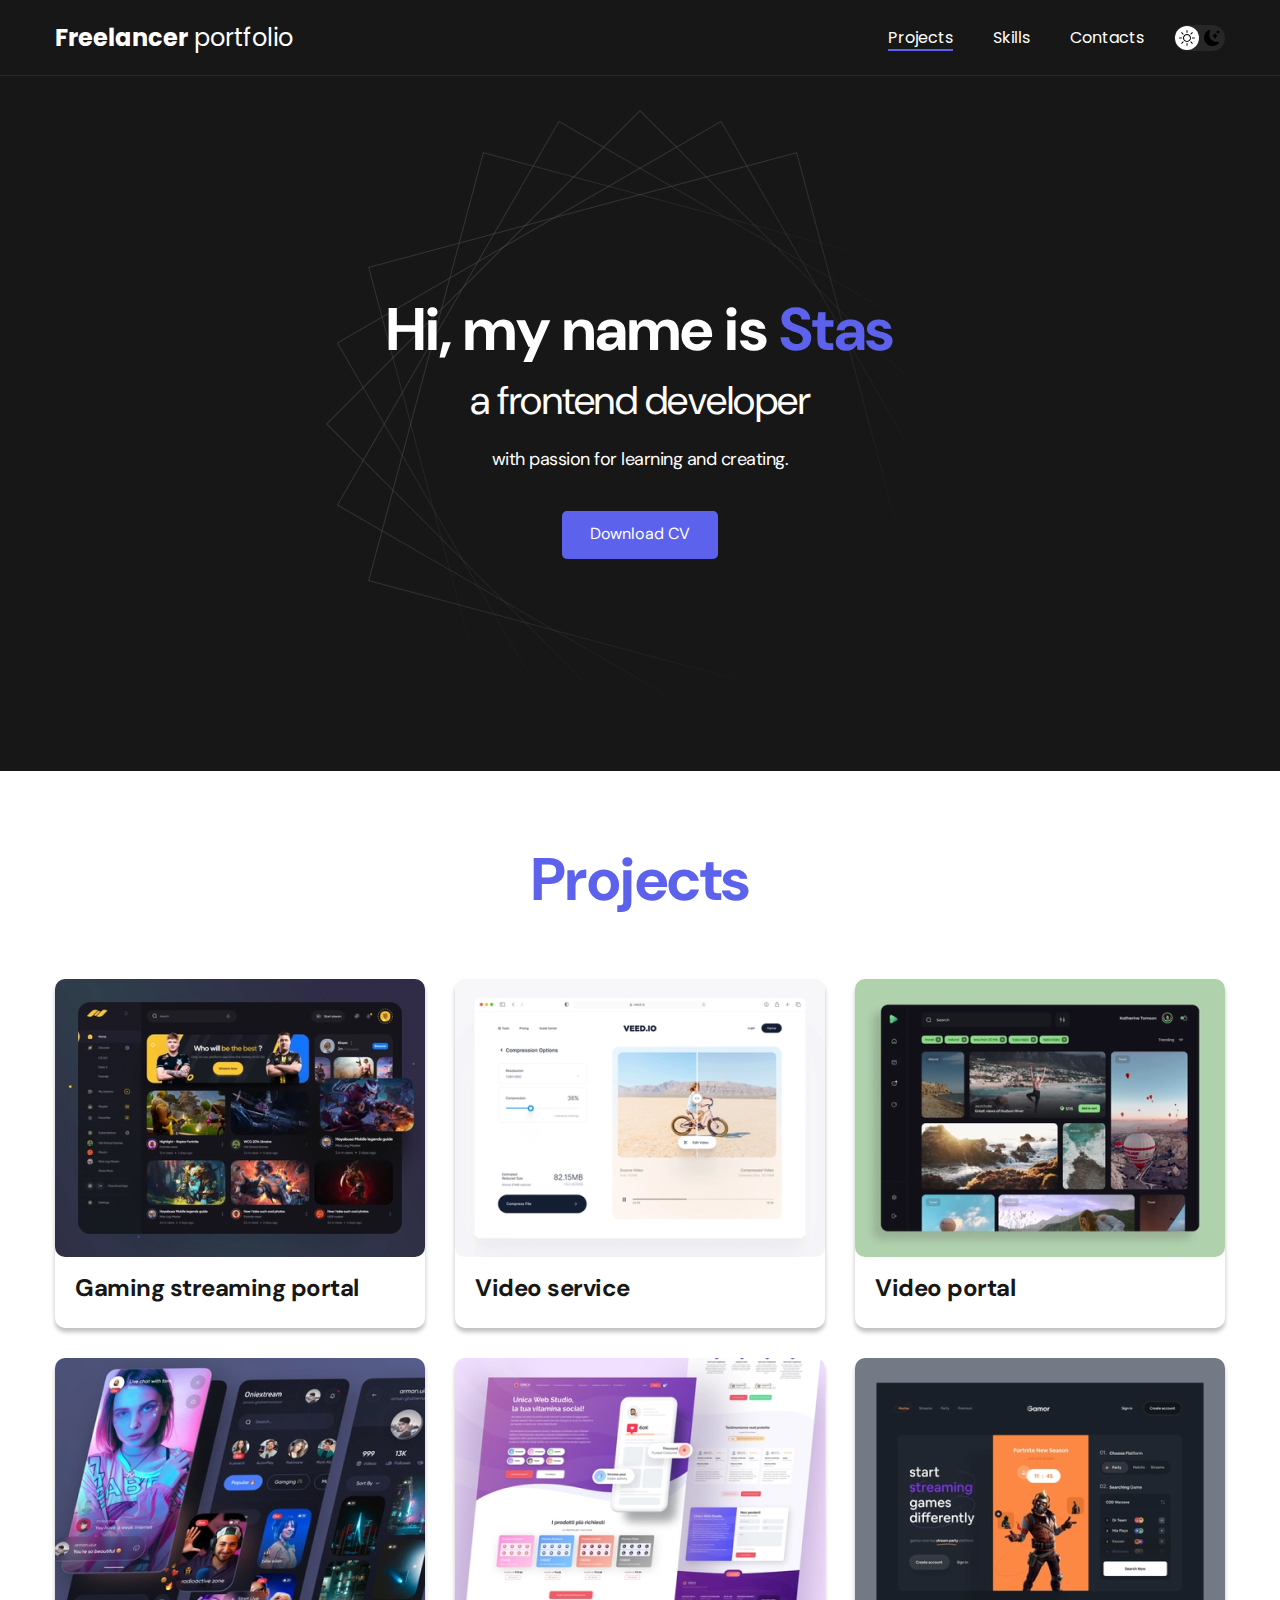
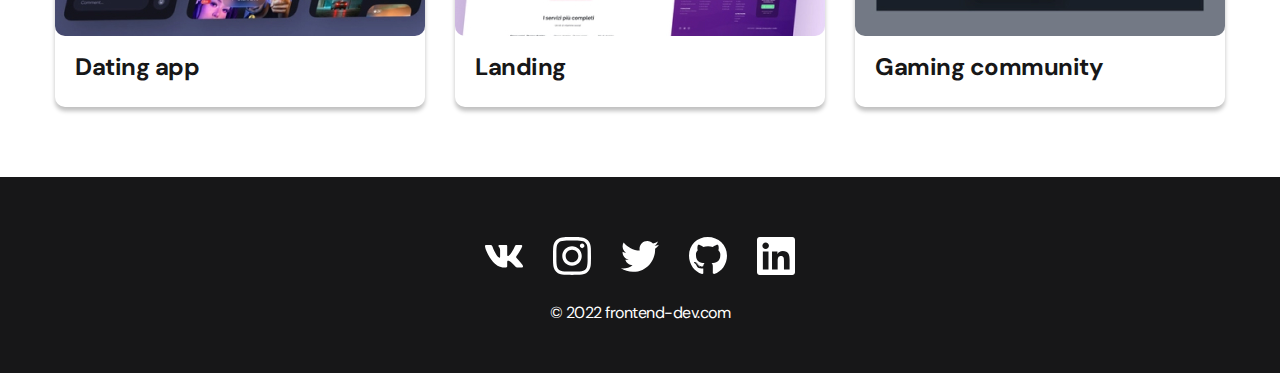
<file: index.html>
<!DOCTYPE html>
<html lang="en">
<head>
    <meta charset="UTF-8">
    <meta http-equiv="X-UA-Compatible" content="IE=edge">
    <meta name="viewport" content="width=device-width, initial-scale=1.0">
    <title>Freelancer portfolio</title>
    <link rel="stylesheet" href="./css/main.css">
</head>
<body class="">
    <nav class="nav ">
        <div class="container">
           <div class="nav-row">
            <a href="./index.html"    class="logo"> <strong>Freelancer</strong>   portfolio </a>
            <button class="dark-mode-btn ">
                <img src="./img/icons/sun.svg" alt="Light mode" class="dark-mode-btn_icon">
                <img src="./img/icons/moon.svg" alt="Dark mode" class="dark-mode-btn_icon">
            </button>
            <ul class="nav-list">
                <li class="nav-list__item"><a href="./index.html" class="nav-list__link nav-list__link--active">Projects</a></li>
                <li class="nav-list__item"><a href="./skills.html" class="nav-list__link">Skills</a></li>
                <li class="nav-list__item"><a href="./contacts.html" class="nav-list__link">Contacts</a></li>
            
            </ul>
           </div>
        </div>
    </nav>

    <header class="header ">
       
            <div class="header__wrapper">
            <h1 class="header__title">
                <strong>Hi, my name is <em>Stas</em> </strong><br>
                 a frontend developer
            </h1>
            <div class="header__text">
                <p>with passion for learning and creating.</p>
            </div>
            <a href="#!" class="btn">Download CV</a>
        </div>
        
    </header>

<main class="section ">
    <div class="container">
        <h2 class="title-1">Projects</h2>
        <ul class="projects">
            <li class="project">
                <a href="./project-page.html">
                <img src="./img/projects/01.jpg" alt="project__img" class="project__img">
                <h3 class="project__title">Gaming streaming portal</h3>
            </a>
        </li>
            <li class="project">
                <a href="./project-page.html">
                <img src="./img/projects/02.jpg" alt="project__img" class="project__img">
                <h3 class="project__title">Video service</h3>
            </a>
        </li>
            <li class="project">
                <a href="./project-page.html">
                <img src="./img/projects/03.jpg" alt="project__img" class="project__img">
                <h3 class="project__title">Video portal</h3>
            </a>
            </li>
            <li class="project">
                <img src="./img/projects/04.jpg" alt="project__img" class="project__img">
                <h3 class="project__title">Dating app</h3>
            </li>
            <li class="project">
                <img src="./img/projects/05.jpg" alt="project__img" class="project__img">
                <h3 class="project__title">Landing</h3>
            </li>
            <li class="project">
                <img src="./img/projects/06.jpg" alt="project__img" class="project__img">
                <h3 class="project__title">Gaming community</h3>
            </li>
        </ul>
    </div>
</main>

<footer class="footer">
    <div class="container">
        <div class="footer__wrapper">
            <ul class="social">
                <li class="social__item"> <a href="#!"> <img src="./img/icons/vk.svg" alt="link"></a> </li>
                <li class="social__item"><a href="#!" > <img src="./img/icons/instagram.svg" alt="link"></a> </li>
                <li class="social__item"><a href="#!" > <img src="./img/icons/twitter.svg" alt="link"></a> </li>
                <li class="social__item"><a href="#!" > <img src="./img/icons/gitHub.svg" alt="link"></a> </li>
                <li class="social__item"><a href="#!" > <img src="./img/icons/linkedIn.svg" alt="link"></a> </li>
            </ul>
            <div class="copyright">
                <p>© 2022 frontend-dev.com</p>
            </div>
        </div>
        
    </div>
</footer>
<script src="./js/main.js"></script>
</body>
</html>
</file>
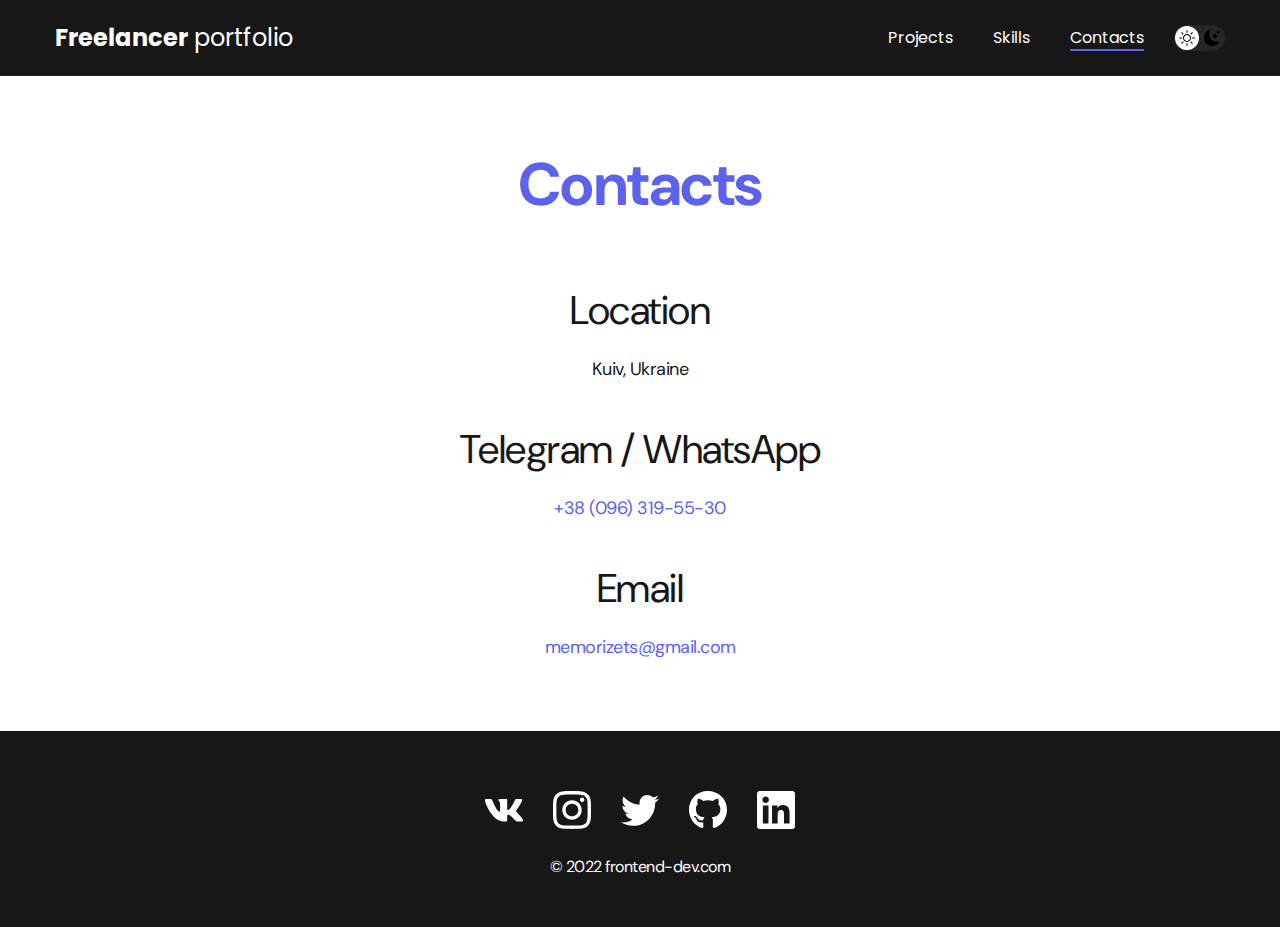
<file: contacts.html>
<!DOCTYPE html>
<html lang="en">
<head>
    <meta charset="UTF-8">
    <meta http-equiv="X-UA-Compatible" content="IE=edge">
    <meta name="viewport" content="width=device-width, initial-scale=1.0">
    <title>Freelancer portfolio</title>
    <link rel="stylesheet" href="./css/main.css">
</head>
<body class="">
    <nav class="nav ">
        <div class="container">
           <div class="nav-row">
            <a href="./index.html"    class="logo"> <strong>Freelancer</strong>   portfolio </a>
            <button class="dark-mode-btn ">
                <img src="./img/icons/sun.svg" alt="Light mode" class="dark-mode-btn_icon">
                <img src="./img/icons/moon.svg" alt="Dark mode" class="dark-mode-btn_icon">
            </button>
            <ul class="nav-list">
                <li class="nav-list__item"><a href="./index.html" class="nav-list__link ">Projects</a></li>
                <li class="nav-list__item"><a href="./skills.html" class="nav-list__link">Skills</a></li>
                <li class="nav-list__item"><a href="./contacts.html" class="nav-list__link nav-list__link--active">Contacts</a></li>
            
            </ul>
           </div>
        </div>
    </nav>

    

<main class="section ">
    <div class="container">
    <h1 class="title-1">Contacts</h1>
    <ul class="content-list">
        <li class="content-list_item">
            <h2 class="title-2">   Location</h2>
                <p>Kuiv, Ukraine</p>
          </li>
          <li class="content-list_item">
            <h2 class="title-2">   Telegram / WhatsApp</h2>
                <p> <a href="tel:+380963195530" >+38 (096) 319-55-30</a></p>
          </li>
          <li class="content-list_item">
            <h2 class="title-2">    Email</h2>
                <p><a href="mailto:memorizets@gmail.com">memorizets@gmail.com</a> </p>
          </li>
        
                
               
          
        </li>
    </ul>
    
    </div>    
           
    </div>
</main>

<footer class="footer">
    <div class="container">
        <div class="footer__wrapper">
            <ul class="social">
                <li class="social__item"> <a href="#!"> <img src="./img/icons/vk.svg" alt="link"></a> </li>
                <li class="social__item"><a href="#!" > <img src="./img/icons/instagram.svg" alt="link"></a> </li>
                <li class="social__item"><a href="#!" > <img src="./img/icons/twitter.svg" alt="link"></a> </li>
                <li class="social__item"><a href="#!" > <img src="./img/icons/gitHub.svg" alt="link"></a> </li>
                <li class="social__item"><a href="#!" > <img src="./img/icons/linkedIn.svg" alt="link"></a> </li>
            </ul>
            <div class="copyright">
                <p>© 2022 frontend-dev.com</p>
            </div>
        </div>
        
    </div>
</footer>
<script src="./js/main.js"></script>
</body>
</html>
</file>
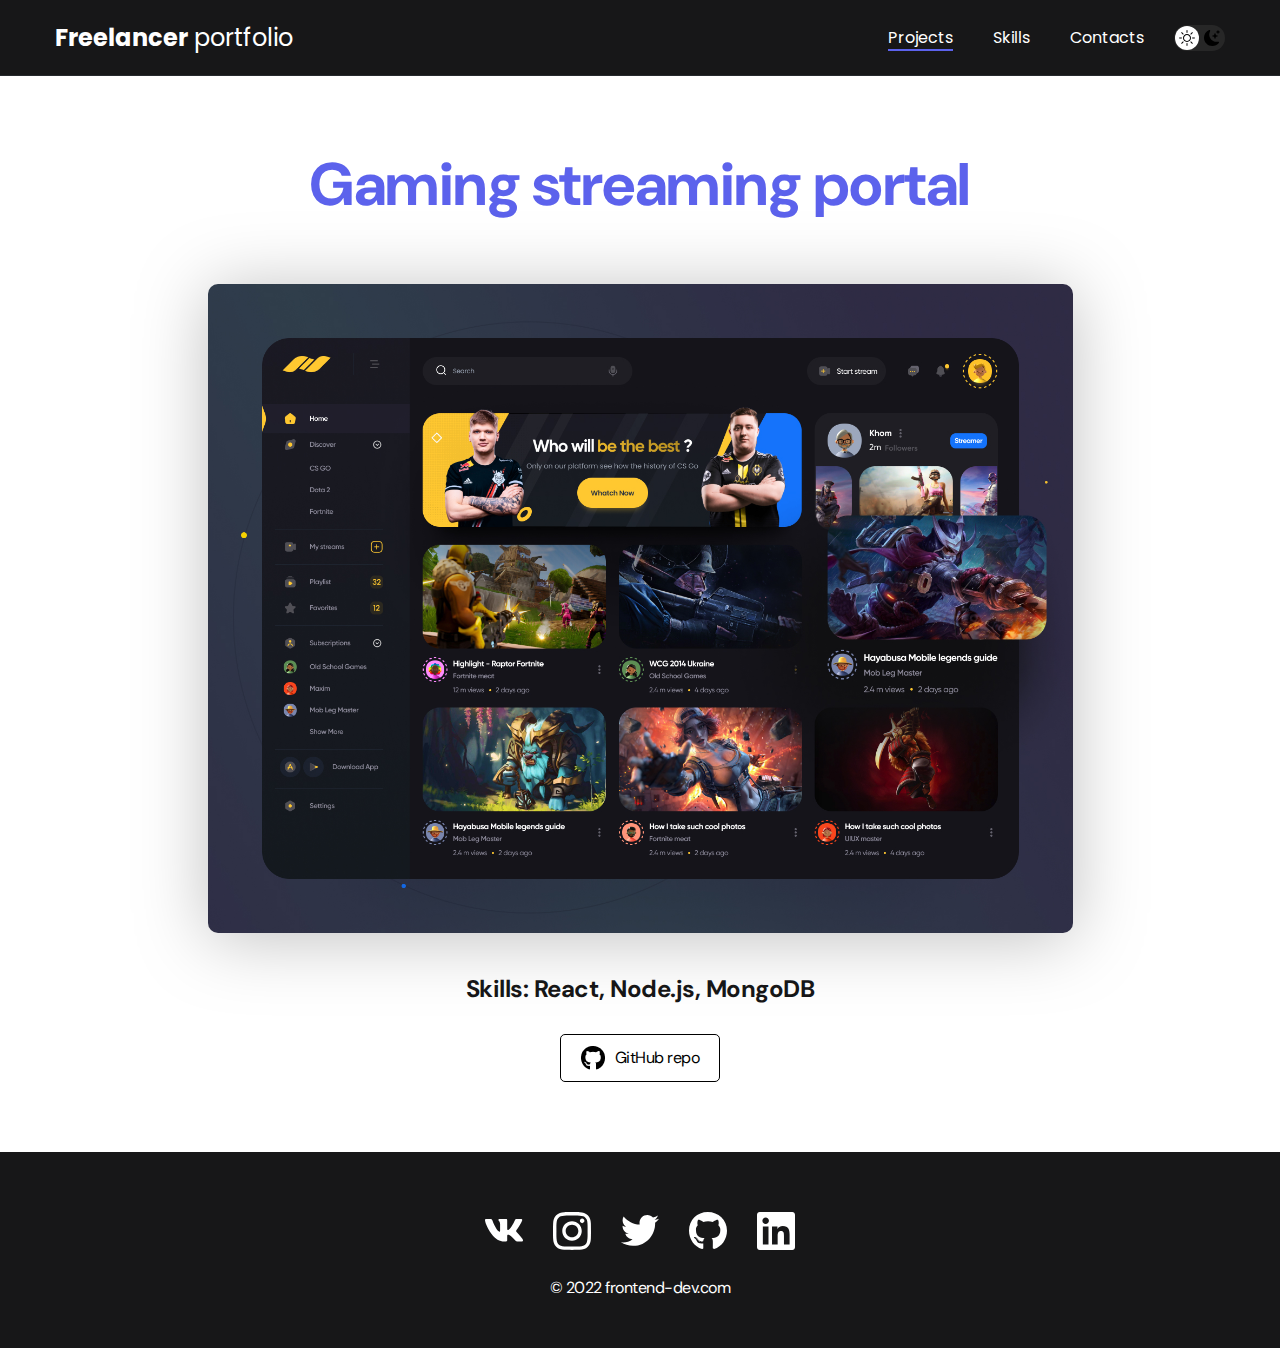
<file: project-page.html>
<!DOCTYPE html>
<html lang="en">
<head>
    <meta charset="UTF-8">
    <meta http-equiv="X-UA-Compatible" content="IE=edge">
    <meta name="viewport" content="width=device-width, initial-scale=1.0">
    <title>Freelancer portfolio</title>
    <link rel="stylesheet" href="./css/main.css">
</head>
<body class="">
    <nav class="nav ">
        <div class="container">
           <div class="nav-row">
            <a href="./index.html"    class="logo"> <strong>Freelancer</strong>   portfolio </a>
            <button class="dark-mode-btn ">
                <img src="./img/icons/sun.svg" alt="Light mode" class="dark-mode-btn_icon">
                <img src="./img/icons/moon.svg" alt="Dark mode" class="dark-mode-btn_icon">
            </button>
            <ul class="nav-list">
                <li class="nav-list__item"><a href="./index.html" class="nav-list__link nav-list__link--active">Projects</a></li>
                <li class="nav-list__item"><a href="./skills.html" class="nav-list__link">Skills</a></li>
                <li class="nav-list__item"><a href="./contacts.html" class="nav-list__link">Contacts</a></li>
            
            </ul>
           </div>
        </div>
    </nav>

    

<main class="section ">
    <div class="container">
    <div class="project-details">
        <h1 class="title-1">Gaming streaming portal</h1>
        <img src="./img/projects/01-big.jpg" alt="" class="project-details-cover">
            
        <div class="project-details_desc">
            <p>Skills: React, Node.js, MongoDB</p>
        </div>
         <a href="#!" class="btn-outline">
            <img src="./img/icons/GitHub_black.jpg" alt="">
            GitHub repo
         </a>   
    </div>    
       
       
    </div>
</main>

<footer class="footer">
    <div class="container">
        <div class="footer__wrapper">
            <ul class="social">
                <li class="social__item"> <a href="#!"> <img src="./img/icons/vk.svg" alt="link"></a> </li>
                <li class="social__item"><a href="#!" > <img src="./img/icons/instagram.svg" alt="link"></a> </li>
                <li class="social__item"><a href="#!" > <img src="./img/icons/twitter.svg" alt="link"></a> </li>
                <li class="social__item"><a href="#!" > <img src="./img/icons/gitHub.svg" alt="link"></a> </li>
                <li class="social__item"><a href="#!" > <img src="./img/icons/linkedIn.svg" alt="link"></a> </li>
            </ul>
            <div class="copyright">
                <p>© 2022 frontend-dev.com</p>
            </div>
        </div>
        
    </div>
</footer>
<script src="./js/main.js"></script>
</body>
</html>
</file>
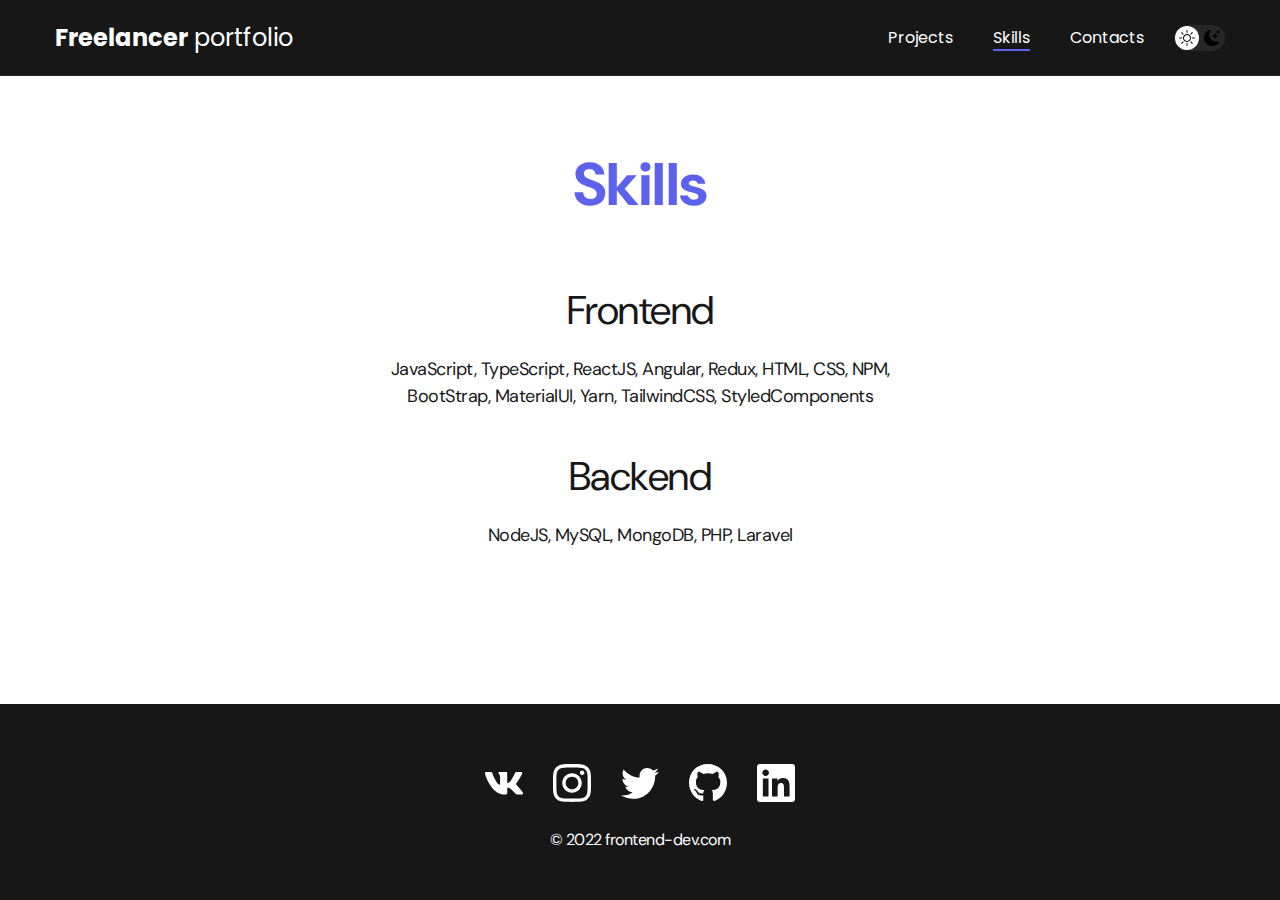
<file: skills.html>
<!DOCTYPE html>
<html lang="en">
<head>
    <meta charset="UTF-8">
    <meta http-equiv="X-UA-Compatible" content="IE=edge">
    <meta name="viewport" content="width=device-width, initial-scale=1.0">
    <title>Freelancer portfolio</title>
    <link rel="stylesheet" href="./css/main.css">
</head>
<body class="">
    <nav class="nav ">
        <div class="container">
           <div class="nav-row">
            <a href="./index.html"    class="logo"> <strong>Freelancer</strong>   portfolio </a>
            <button class="dark-mode-btn ">
                <img src="./img/icons/sun.svg" alt="Light mode" class="dark-mode-btn_icon">
                <img src="./img/icons/moon.svg" alt="Dark mode" class="dark-mode-btn_icon">
            </button>
            <ul class="nav-list">
                <li class="nav-list__item"><a href="./index.html" class="nav-list__link ">Projects</a></li>
                <li class="nav-list__item"><a href="./skills.html" class="nav-list__link nav-list__link--active">Skills</a></li>
                <li class="nav-list__item"><a href="./contacts.html" class="nav-list__link">Contacts</a></li>
            
            </ul>
           </div>
        </div>
    </nav>

    

<main class="section ">
    <div class="container">
    <h1 class="title-1">Skills</h1>
    <ul class="content-list">
        <li class="content-list_item">
            <h2 class="title-2">    Frontend</h2>
                <p>JavaScript, TypeScript, ReactJS, Angular, Redux, HTML, CSS, NPM, BootStrap, MaterialUI, Yarn, TailwindCSS, StyledComponents</p>
            
        </li>
        <li class="content-list_item">
            <h2 class="title-2">  Backend</h2>
                <p>NodeJS, MySQL, MongoDB, PHP, Laravel</p>
          
          
        </li>
    </ul>
    
    </div>    
           
    </div>
</main>

<footer class="footer">
    <div class="container">
        <div class="footer__wrapper">
            <ul class="social">
                <li class="social__item"> <a href="#!"> <img src="./img/icons/vk.svg" alt="link"></a> </li>
                <li class="social__item"><a href="#!" > <img src="./img/icons/instagram.svg" alt="link"></a> </li>
                <li class="social__item"><a href="#!" > <img src="./img/icons/twitter.svg" alt="link"></a> </li>
                <li class="social__item"><a href="#!" > <img src="./img/icons/gitHub.svg" alt="link"></a> </li>
                <li class="social__item"><a href="#!" > <img src="./img/icons/linkedIn.svg" alt="link"></a> </li>
            </ul>
            <div class="copyright">
                <p>© 2022 frontend-dev.com</p>
            </div>
        </div>
        
    </div>
</footer>
<script src="./js/main.js"></script>
</body>
</html>
</file>
<file: css/main.css>
@import "./reset.css";
@import url('https://fonts.googleapis.com/css2?family=DM+Sans:wght@400;500;700&family=Poppins:wght@400;500;700&display=swap');
/* font-family: 'DM Sans', sans-serif;
font-family: 'Poppins', sans-serif; */


:root{
--blackpure : #000 ;
--black: #171718;
--black-border: #26292D;
--white: #fff;
--purple: #5C62EC;

--text-color: var(--black);

--dark-bg: var(--black);
--dark-border: var(--black-border);
--header-text: var(--white);
--accent:var(--purple);
/* Light mode */
--page-bg: var(--white);
--text-color: var(--black);
--title-1: var(--accent);
/* project card bg */
--project-card-bg: var(--white);
--project-card-text: var(--black);
--box-shadow: 0px 4px 4px rgba(0, 0, 0, 0.25);
}

.dark {
--page-bg: #252526 ;
--text-color:var(--white);
--title-1: var(--white);

--project-card-bg: var(--black);
--project-card-text: var(--white);
--box-shadow: 0px 4px 4px rgba(0, 0, 0, 0.8);

}

html,body {
    font-family: 'DM Sans', sans-serif;
    letter-spacing: -0.5px;
    min-height: 100vh;
    display: flex;
    flex-direction: column;
    /* color mode */
    background-color: var(--page-bg);
    color: var(--text-color);
}

/* *{
    border: 1px solid red;
} */
.container {
    margin: 0 auto;
    padding: 0 15px;
    max-width: 1200px;
}
.none {
    display: none !important;
}
/* NAv */
.nav{
    padding: 20px 0px;
    border-bottom: 1px solid var(--dark-border);
    background-color: var(--dark-bg);
    color: var(--header-text);
    letter-spacing: normal;

}
.nav-row {
    display: flex;
    justify-content: flex-end;
    align-items: center;
    column-gap: 30px;
    row-gap: 20px ;
    flex-wrap: wrap;
}
.logo{
    margin-right: auto;
    color: var(--header-text);
    font-size: 24px;
    font-family: 'Poppins', sans-serif;
}

.logo strong {
    font-weight: 700;
}

.nav-list{
display: flex;
align-items: center;
column-gap: 40px;
row-gap: 10px;
font-size: 16px;
font-weight: 500px;
font-family: 'Poppins', sans-serif;
}

.nav-list__link {
   color: var(--header-text) ;
transition: opacity 02.s ease-in ;
}
.nav-list__link:hover {
    opacity: 0.8;

}

.nav-list__link--active {
position: relative;
}

.nav-list__link--active::before {
content: "";
position: absolute;
left: 0%;
top: 100%;
display: block;
height: 2px;
width: 100%;
background-color: var(--accent);
}

/* Dark mode btn */
.dark-mode-btn {
    order: 9;
    position: relative;
    display: flex;
    justify-content: space-between;
    width: 51px;
    height: 26px;
    border-radius: 50px;
    background-color: #272727;
    padding: 5px;
}
.dark-mode-btn::before{
    position: absolute;
    top: 1px;
    left: 1px;
    content: "";
    display: block;
    width: 24px;
    height: 24px;
    border-radius: 50%;
    background-color: var(--white);
    transition:  left 0.2s ease-in;
}

.dark-mode-btn--active::before{
    left: 26px;

}
.dark-mode-btn_icon {
position: relative;
z-index: 9px;
}

/* header */

.header {
padding: 40px 0px;
min-height: 695px;
display: flex;
justify-content: center;
align-items: center;
background-color: var(--dark-bg);
background-image: url('./../img/header--bg.png');
background-repeat: no-repeat;
background-size: auto;
background-position: center center;
color: var(--header-text);
text-align: center;
}

.header__wrapper {
padding: 0 15px;
max-width: 660px;

}
.header__title {
margin-bottom: 20px;
font-size: 40px;
font-weight: 700px;
line-height: 1.4;
}
.header__title strong {
font-size: 60px;
font-weight: 700px;
}
.header__title em{
    font-style: normal;
    color: var(--accent)
}
.header__text{
margin-bottom: 40px;    
font-size: 18px;
line-height: 1.3;
}

.header__text p+p {
margin-top: 0.5em;
}
.btn {
display: inline-block;
height: 48px;
padding: 12px 28px;
border-radius: 5px;
background-color: var(--accent);
color: var(--white);
letter-spacing: 0.15px;
font-size: 16px;
font-weight: 500px;
transition:  opacity 0.2s ease-in;
}
.btn:hover{
    opacity: 0.8;
}
.btn:active {
position: relative;
top: 1px;
}

/* Btn Outline */
.btn-outline {
    display: flex;
    column-gap: 10px;
    align-items: center;
    height: 48px;
    padding: 12px 20px ;
    border-radius: 5px;
    border: 1px solid var(--blackpure);
    background-color: var(--white);
    color: var(--blackpure);
    transition:  opacity 0.2s ease-in;
}
.btn-outline:hover{
    opacity: 0.8;
}
.btn-outline:active {
position: relative;
top: 1px;
}
/* General */

/* Projects */

.section {
padding: 70px 0;
}

.title-1 {
margin-bottom:  60px;
font-size: 60px;
font-weight: 700;
line-height: 1.3;
color: var(--title-1);
text-align: center;
}
.title-2 {
    font-size: 40px;
    margin-bottom: 20px;
    font-weight: 700px ;
    line-height: 1.3;
}
.projects {
display: flex;
justify-content: center;
flex-wrap: wrap;
column-gap:  30px;
row-gap: 30px;
}
.project{
max-width: 370px;
background-color: var(--project-card-bg);
box-shadow: var(--box-shadow);
border-radius:  10px;

}

.project__img{
border-radius: 10px;

}
.project__title {
padding: 15px 20px 25px;
font-weight: 700;
font-size: 24px;
line-height: 1.3;
color: var(--project-card-text);
}
/* Project details */
.project-details {
margin: 0px auto;
max-width:  865px;

display: flex;
flex-direction: column;
align-items: center;
text-align: center;

}
.project-details-cover {
    max-width: 100%;
    margin-bottom: 40px;
    filter: drop-shadow(0px 5px 35px rgba(0, 0, 0, 0.25));
    border-radius: 10px;
}

.project-details_desc {
    margin-bottom: 30px;
    font-weight: 700;
    font-size: 24px;
    line-height: 1.3;
}
/* Content_list */

.content-list {
    margin: 0 auto;
max-width: 570px;
display: flex;
flex-direction: column;
align-items: center;
row-gap: 40px;
text-align: center;
}
.content-list a {
    color: var(--accent);
}
.content-list_item {
font-size: 18px;
line-height: 1.5;
}
.content-list_item p+p {
    margin-top: 0.5em;
}

/* Footer */
.footer {
    margin-top: auto;
padding: 60px 0px 50px;
background-color: var(--dark-bg);
color: var(--header-text);
}

.footer__wrapper {
    display: flex;
    flex-direction: column;
    align-items: center;
    row-gap: 27px;
}
.social {
display: flex;
column-gap: 30px;
align-items: center;
}

.copyright {
font-size: 16px;
}
.copyright p+p {
margin-top:  0.5em;
}
@media (max-width: 620px ) {
    .header {
        min-height: unset;
    }
    .header__title{
        font-size: 30px;
    }
    .header__title strong {
        font-size: 40px;
    }
    .nav-row{
        justify-content: space-between;

    }
    .dark-mode-btn{
        order: 0;
    }
    .section {
        padding: 40px 0 ;

    }
    .title-1 {
        margin-bottom: 30px;
        font-size: 40px;
    }
    .title-2{
        margin-bottom: 10px;
        font-size: 30px;
    }
    .project__title{
        font-size: 22px;
    }
    .project-details_desc{
        margin-bottom: 20px;
        font-size: 22px;
    }
    .footer {
        padding: 40px 0 30px  ;
    }
    .footer__wrapper{
        row-gap: 20px;
    }
    .social{
        column-gap: 20px;
    }
    .social_item {
        width: 20px;
    }
    .content-list{
        row-gap: 20px;

    }
    .content-list_item{
        font-size: 16px;
    }

}
</file>
